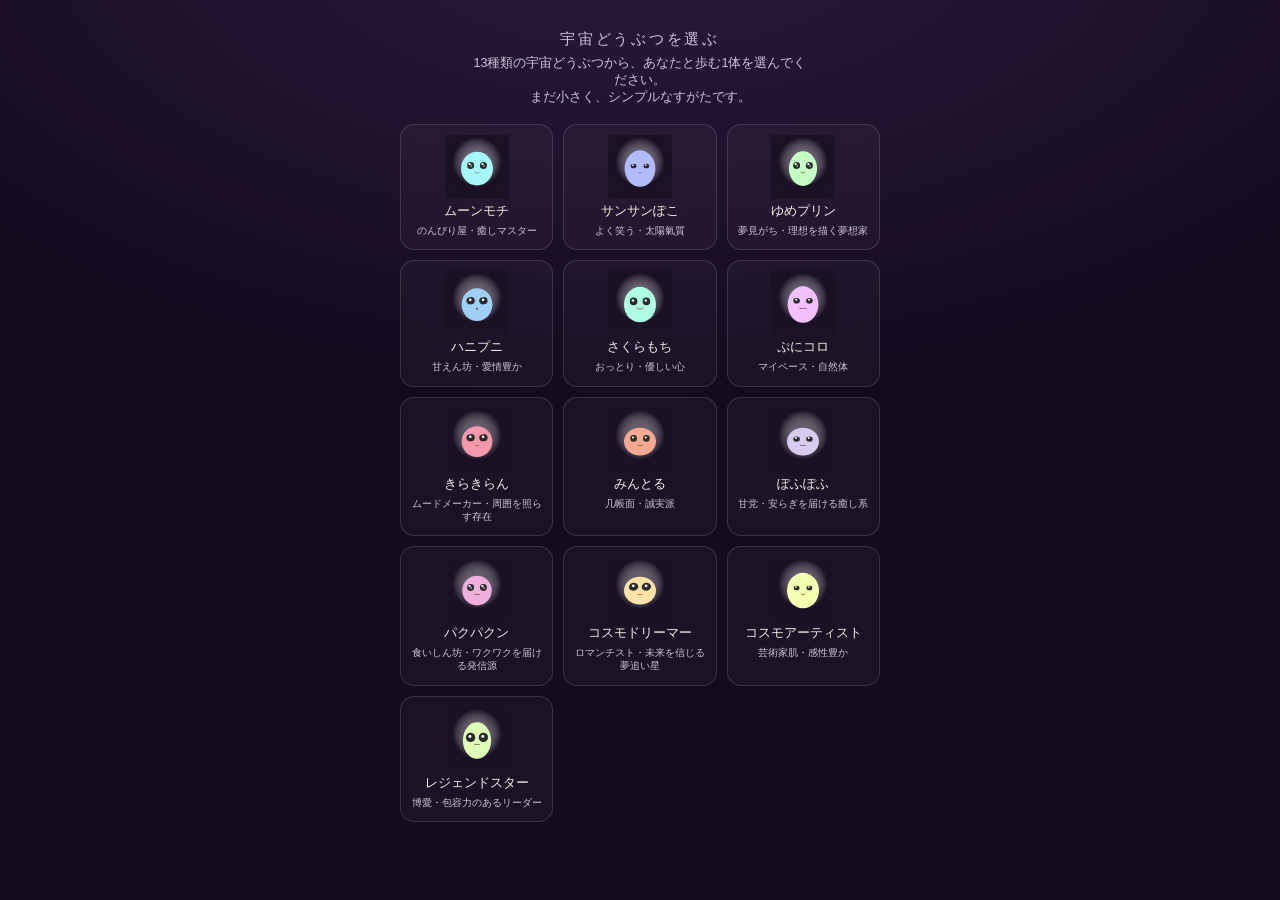
<file: index.html>
<!DOCTYPE html>
<html lang="ja">
<head>
<meta charset="UTF-8">
<meta name="viewport" content="width=device-width, initial-scale=1, viewport-fit=cover, maximum-scale=1">
<title>愛を育てるもの</title>
<link rel="stylesheet" href="style.css?v=16">
</head>
<body>
<div class="app">

  <!-- 宇宙どうぶつ選択画面 -->
  <div id="selectScreen">
    <p class="title" style="text-align:center">宇宙どうぶつを選ぶ</p>
    <p class="stage-desc" style="text-align:center;max-width:340px;margin:6px auto 18px">
      13種類の宇宙どうぶつから、あなたと歩む1体を選んでください。<br>
      まだ小さく、シンプルなすがたです。
    </p>
    <div class="species-grid" id="speciesGrid"></div>
  </div>

  <!-- ゲーム本編 -->
  <div id="gameScreen" style="display:none">
    <div class="header">
      <img class="brand-badge" src="fqt-badge.png" alt="FQT Quantum Tunergy Certified">
      <p class="title">愛 を 育 て る も の</p>
      <h2 class="fqt-brand">FQT LOVE GARDEN</h2>

      <div class="music-panel">
        <button class="bgm-btn" id="musicPlayBtn" type="button">🎵　癒しのBGMを再生</button>
        <select class="bgm-preset-select" id="musicSelect"></select>
        <select class="bgm-preset-select" id="musicSleepSelect">
          <option value="0">⏱ スリープタイマー：なし</option>
          <option value="10">⏱ 10分で停止</option>
          <option value="20">⏱ 20分で停止</option>
          <option value="30">⏱ 30分で停止</option>
          <option value="60">⏱ 60分で停止</option>
        </select>
        <label class="power-toggle sfx-toggle">
          <input type="checkbox" id="sfxToggle" checked>
          🔔 効果音を鳴らす（ファンファーレ・出会いの音）
        </label>
      </div>

      <div class="creature-wrap" id="creatureMount"></div>
      <p class="creature-name" id="creatureName"></p>
      <h1 class="stage-name" id="stageName">芽生えの光</h1>
      <p class="stage-desc" id="stageDesc">まだ小さく、ゆらいでいる愛の光。</p>
      <p class="love-total">愛のパワー <b id="loveTotal">0</b></p>
      <label class="power-toggle">
        <input type="checkbox" id="showPowerToggle">
        愛のパワー指標を表示する
      </label>
      <label class="power-toggle">
        <input type="checkbox" id="readAloudToggle">
        設問を読み上げる
      </label>
      <div class="read-speed-row" id="readSpeedRow" style="display:none">
        <span>速さ</span>
        <input type="range" id="readSpeedSlider" min="0.5" max="2" step="0.1" value="1">
        <span id="readSpeedLabel">1.0x</span>
      </div>
    </div>

    <div class="progress-wrap">
      <p class="progress-caption">ここまでの歩み</p>
      <div class="progress-track"><div class="progress-fill" id="progressFill" style="width:0%"></div></div>
      <p class="progress-label" id="progressLabel">0 / 0 問</p>
    </div>

    <div class="card" id="questionCard">
      <p class="eyebrow" id="questionCategory">思いやり</p>
      <p class="question-text" id="questionText">読み込み中…</p>
      <button class="replay-btn" id="replayBtn">🔊 もう一度読み上げる</button>
      <div class="choices" id="choices"></div>
      <button class="back-btn" id="backBtn" style="display:none">← 戻って選び直す</button>
    </div>

    <details class="ego-details">
      <summary>地球人ぽい指標（愛が育つと小さくなる）</summary>
      <div id="egoPanel"></div>
    </details>

    <footer class="foot">
      不思議な、愛を育てる小さな物語。<br>
      <button class="save-btn" id="saveBtn">💾 保存して一旦やめる</button>
      <button class="reset-btn" id="resetBtn">🔄 最初からやり直す</button>
    </footer>
  </div>
</div>

<!-- 選択後フィードバック -->
<div class="feedback-overlay" id="feedbackOverlay">
  <div class="feedback-card" id="feedbackCard"></div>
</div>

<script src="creature.js?v=16"></script>
<script src="music.js?v=16"></script>
<script src="app.js?v=16"></script>
</body>
</html>
</file>
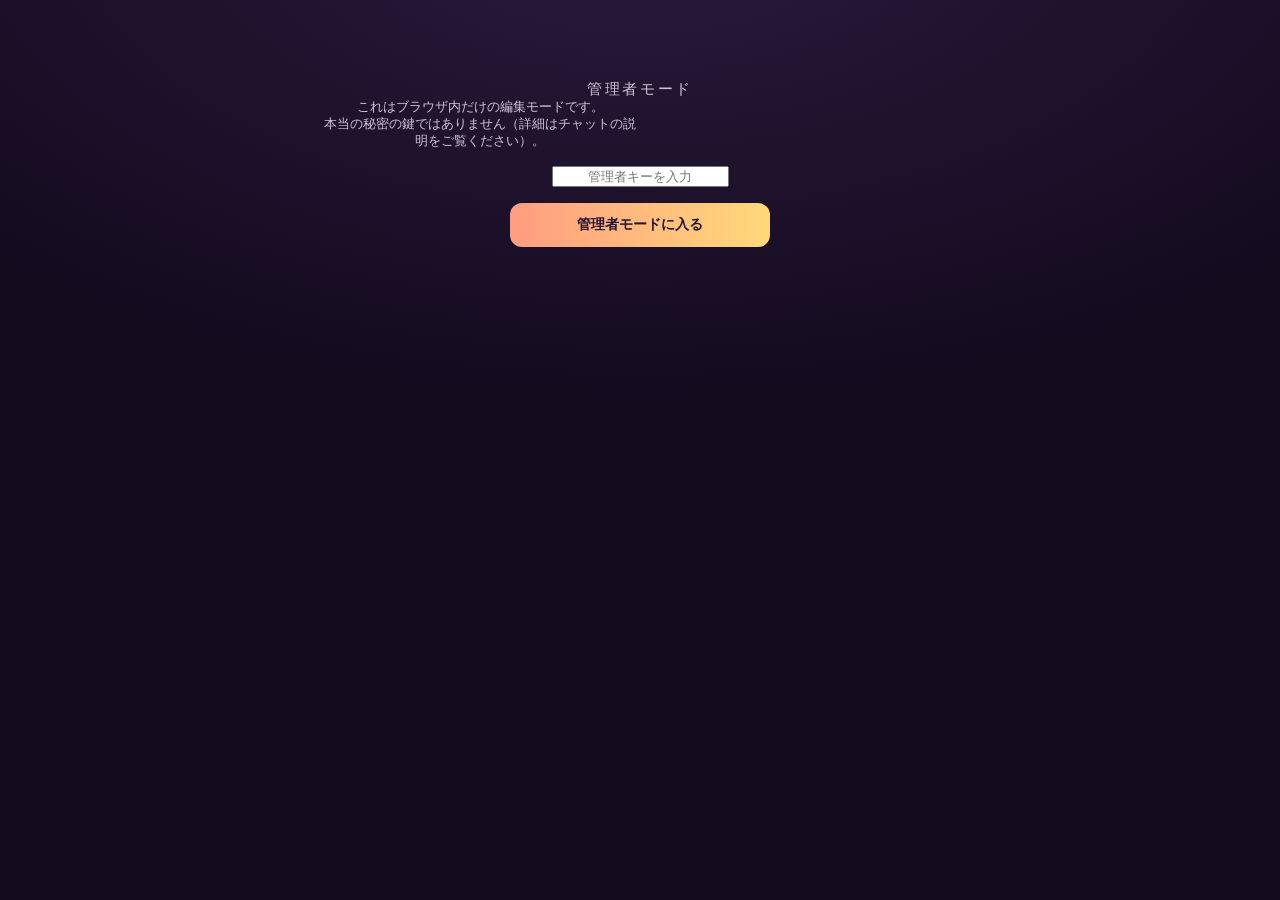
<file: admin.html>
<!DOCTYPE html>
<html lang="ja">
<head>
<meta charset="UTF-8">
<meta name="viewport" content="width=device-width, initial-scale=1">
<title>愛を育てるもの — 管理者モード</title>
<link rel="stylesheet" href="style.css">
<style>
  .app { max-width: 640px; }
  .admin-card { background: rgba(255,255,255,0.03); border:1px solid var(--line); border-radius:14px; padding:16px; margin-bottom:14px; }
  .admin-card label { display:block; font-size:12px; color:var(--ink-dim); margin:10px 0 4px; }
  .admin-card input, .admin-card textarea, .admin-card select {
    width:100%; padding:9px 10px; border-radius:8px; border:1px solid var(--line);
    background:rgba(0,0,0,0.25); color:var(--ink); font-family:var(--sans); font-size:13.5px;
  }
  textarea { min-height: 60px; resize: vertical; }
  .row { display:flex; gap:8px; }
  .row > * { flex:1; }
  .choice-block { border-top:1px dashed var(--line); padding-top:10px; margin-top:10px; }
  .q-item { display:flex; justify-content:space-between; align-items:center; padding:8px 4px; border-bottom:1px solid var(--line); font-size:13px; }
  .q-item button { background:none; border:1px solid var(--line); color:var(--ink-dim); border-radius:8px; padding:4px 10px; font-size:12px; cursor:pointer; }
  .btnrow { display:flex; gap:10px; margin-top:14px; }
  .ghost-btn { flex:1; padding:11px; border-radius:10px; border:1px solid var(--line); background:transparent; color:var(--ink); cursor:pointer; }
  #gate { text-align:center; padding-top:60px; }
</style>
</head>
<body>
<div class="app">

  <div id="gate">
    <p class="title">管理者モード</p>
    <p class="stage-desc">
      これはブラウザ内だけの編集モードです。<br>
      本当の秘密の鍵ではありません（詳細はチャットの説明をご覧ください）。
    </p>
    <input id="keyInput" placeholder="管理者キーを入力" style="max-width:260px;margin:16px auto;display:block;text-align:center;">
    <button class="primary-btn" style="max-width:260px;margin:0 auto;" id="enterBtn">管理者モードに入る</button>
  </div>

  <div id="panel" style="display:none">
    <h1 class="stage-name" style="text-align:center">設問管理</h1>
    <p class="stage-desc" style="text-align:center" id="countLabel"></p>

    <div class="admin-card">
      <p class="eyebrow">設問一覧</p>
      <div id="list"></div>
    </div>

    <div class="admin-card">
      <p class="eyebrow">JSON検証</p>
      <p class="stage-desc" style="text-align:left">
        5択になっているか・ID重複・必須項目・love数値などを一括チェックします。
      </p>
      <button class="ghost-btn" id="validateBtn" style="width:100%">🔍 現在のデータを検証する</button>
      <div id="validateResult" style="margin-top:10px;font-size:12.5px;line-height:1.8"></div>
    </div>

    <div class="admin-card">
      <p class="eyebrow" id="formTitle">新しい設問を追加</p>
      <label>ID（未入力なら自動採番）</label>
      <input id="fId" type="number">
      <div class="row">
        <div>
          <label>テーマ番号</label>
          <input id="fLevel" type="number" value="1">
        </div>
        <div>
          <label>カテゴリー</label>
          <input id="fCategory" placeholder="例: 思いやり">
        </div>
      </div>
      <label>問題文</label>
      <textarea id="fQuestion"></textarea>

      <div id="choicesWrap"></div>
      <button class="ghost-btn" id="addChoiceBtn" type="button" style="margin-top:8px;">＋ 選択肢を追加</button>

      <div class="btnrow">
        <button class="primary-btn" id="saveBtn" style="flex:1">この設問を保存</button>
        <button class="ghost-btn" id="clearBtn" type="button">クリア</button>
      </div>
    </div>

    <div class="admin-card">
      <p class="eyebrow">JSON 書き出し</p>
      <p class="stage-desc" style="text-align:left">
        元の questions.json ＋ ここで追加・編集した内容をまとめて書き出します。
        書き出したファイルで questions.json を置き換える（またはファイル名を変えて
        CONFIG.questionFiles に追加する）と、ゲームに反映されます。
      </p>
      <button class="ghost-btn" id="exportBtn" style="width:100%">questions.json を書き出す</button>
    </div>
  </div>
</div>

<script src="admin.js"></script>
</body>
</html>
</file>
<file: style.css>
:root {
  --bg-0: #140b1f;
  --bg-1: #1f1330;
  --bg-2: #2a1a3d;
  --ink: #f3ece2;
  --ink-dim: #cfc3d9;
  --glow-1: #ff9d81;
  --glow-2: #ffd97a;
  --line: rgba(243, 236, 226, 0.14);
  --serif: "Hiragino Mincho ProN", "YuMincho", "游明朝", serif;
  --sans: "Hiragino Kaku Gothic ProN", "Yu Gothic", "游ゴシック", sans-serif;
  --safe-bottom: env(safe-area-inset-bottom, 0px);
}

* { box-sizing: border-box; }

html, body {
  margin: 0;
  padding: 0;
  background: radial-gradient(120% 90% at 50% -10%, var(--bg-2), var(--bg-0) 60%);
  color: var(--ink);
  font-family: var(--sans);
  -webkit-tap-highlight-color: transparent;
  overscroll-behavior-y: none;
}

body {
  min-height: 100vh;
  min-height: 100dvh;
  display: flex;
  flex-direction: column;
  align-items: center;
  padding: max(20px, env(safe-area-inset-top)) 16px calc(24px + var(--safe-bottom));
}

.app {
  width: 100%;
  max-width: 480px;
  display: flex;
  flex-direction: column;
  gap: 20px;
}

/* ---------- header / orb ---------- */
.header {
  display: flex;
  flex-direction: column;
  align-items: center;
  gap: 10px;
  text-align: center;
}

.title {
  font-family: var(--serif);
  font-size: 15px;
  letter-spacing: 0.18em;
  color: var(--ink-dim);
  margin: 0;
}

.orb-wrap {
  position: relative;
  width: 168px;
  height: 168px;
  display: flex;
  align-items: center;
  justify-content: center;
}

.orb-ring {
  position: absolute;
  inset: 0;
  border-radius: 50%;
  border: 1px solid var(--line);
}

.orb-ring.r2 { inset: 14px; opacity: 0.7; }
.orb-ring.r3 { inset: 28px; opacity: 0.4; }

.orb-core {
  width: 78px;
  height: 78px;
  border-radius: 50%;
  background: radial-gradient(circle at 35% 30%, #fff6e9, var(--glow-2) 35%, var(--glow-1) 70%, transparent 78%);
  box-shadow: 0 0 30px 6px rgba(255, 157, 129, 0.45), 0 0 70px 18px rgba(255, 217, 122, 0.18);
  animation: breathe 4.2s ease-in-out infinite;
  transition: width 0.6s ease, height 0.6s ease;
}

@keyframes breathe {
  0%, 100% { transform: scale(1); filter: brightness(1); }
  50% { transform: scale(1.06); filter: brightness(1.12); }
}

.stage-name {
  font-family: var(--serif);
  font-size: 22px;
  margin: 2px 0 0;
}

.stage-desc {
  font-size: 12.5px;
  color: var(--ink-dim);
  margin: 0;
  max-width: 320px;
}

.love-total {
  font-size: 12px;
  letter-spacing: 0.06em;
  color: var(--ink-dim);
}

.love-total b { color: var(--glow-2); font-weight: 600; }

/* ---------- progress ---------- */
.progress-wrap {
  margin-top: 22px;
  padding-top: 18px;
  border-top: 1px solid var(--line);
}
.progress-caption {
  font-size: 10.5px;
  letter-spacing: 0.08em;
  color: rgba(207, 195, 217, 0.55);
  margin: 0 0 6px;
}
.progress-track {
  width: 100%;
  height: 5px;
  background: var(--line);
  border-radius: 3px;
  overflow: hidden;
}
.progress-fill {
  height: 100%;
  background: linear-gradient(90deg, var(--glow-1), var(--glow-2));
  transition: width 0.5s ease;
}
.progress-label {
  font-size: 11px;
  color: var(--ink-dim);
  text-align: right;
}

/* ---------- question card ---------- */
.card {
  background: linear-gradient(180deg, rgba(255,255,255,0.05), rgba(255,255,255,0.02));
  border: 1px solid var(--line);
  border-radius: 18px;
  padding: 22px 18px;
  backdrop-filter: blur(6px);
}

.eyebrow {
  font-size: 11px;
  letter-spacing: 0.14em;
  color: var(--glow-1);
  margin-bottom: 10px;
}

.question-text {
  font-family: var(--serif);
  font-size: 18px;
  line-height: 1.75;
  margin: 0 0 20px;
}

.choices {
  display: flex;
  flex-direction: column;
  gap: 10px;
}

.choice-btn {
  text-align: left;
  padding: 14px 16px;
  border-radius: 12px;
  border: 1px solid var(--line);
  background: rgba(255,255,255,0.03);
  color: var(--ink);
  font-family: var(--sans);
  font-size: 14.5px;
  line-height: 1.5;
  cursor: pointer;
  transition: border-color 0.2s, background 0.2s, transform 0.15s;
}
.choice-btn:active { transform: scale(0.98); }
.choice-btn:hover { border-color: var(--glow-1); background: rgba(255,157,129,0.08); }
.choice-btn .letter {
  display: inline-block;
  width: 20px;
  color: var(--glow-2);
  font-family: var(--serif);
}

/* ---------- feedback overlay ---------- */
.feedback-overlay {
  position: fixed;
  inset: 0;
  background: rgba(10, 6, 16, 0.82);
  display: flex;
  align-items: center;
  justify-content: center;
  padding: 20px;
  opacity: 0;
  pointer-events: none;
  transition: opacity 0.25s ease;
  z-index: 10;
}
.feedback-overlay.show { opacity: 1; pointer-events: auto; }

.feedback-card {
  width: 100%;
  max-width: 380px;
  background: linear-gradient(180deg, var(--bg-2), var(--bg-1));
  border: 1px solid var(--line);
  border-radius: 18px;
  padding: 26px 22px;
  text-align: center;
  transform: translateY(8px);
  transition: transform 0.25s ease;
}
.feedback-overlay.show .feedback-card { transform: translateY(0); }

.feedback-delta {
  font-family: var(--serif);
  font-size: 26px;
  color: var(--glow-2);
  margin: 0 0 4px;
}

.feedback-comment {
  font-size: 14px;
  color: var(--ink-dim);
  margin: 10px 0 20px;
  line-height: 1.7;
}

.feedback-btn, .primary-btn {
  width: 100%;
  padding: 13px;
  border-radius: 12px;
  border: none;
  background: linear-gradient(90deg, var(--glow-1), var(--glow-2));
  color: #241533;
  font-weight: 700;
  font-size: 14px;
  cursor: pointer;
}

/* evolution moment */
.evolution-banner {
  font-family: var(--serif);
  font-size: 13px;
  color: var(--glow-2);
  letter-spacing: 0.1em;
  margin-bottom: 6px;
  opacity: 0;
  animation: fadein 0.6s ease forwards 0.2s;
}
@keyframes fadein { to { opacity: 1; } }

/* mentor */
.mentor-name {
  font-family: var(--serif);
  font-size: 20px;
  margin: 6px 0 2px;
}
.mentor-compare {
  display: flex;
  justify-content: space-between;
  font-size: 12px;
  color: var(--ink-dim);
  margin: 16px 0 6px;
}
.mentor-compare b { color: var(--ink); font-size: 15px; display: block; }

/* end state */
.end-note {
  font-size: 12.5px;
  color: var(--ink-dim);
  line-height: 1.8;
  text-align: center;
}

footer.foot {
  font-size: 10.5px;
  color: rgba(207, 195, 217, 0.5);
  text-align: center;
  margin-top: 6px;
}
footer.foot a { color: inherit; }

@media (prefers-reduced-motion: reduce) {
  .orb-core { animation: none; }
  * { transition: none !important; }
}

/* ---------- 宇宙どうぶつ選択画面 ---------- */
#selectScreen { padding-top: 10px; }

.species-grid {
  display: grid;
  grid-template-columns: repeat(3, 1fr);
  gap: 10px;
}

.species-card {
  background: rgba(255,255,255,0.03);
  border: 1px solid var(--line);
  border-radius: 14px;
  padding: 10px 6px 12px;
  display: flex;
  flex-direction: column;
  align-items: center;
  gap: 4px;
  cursor: pointer;
  color: var(--ink);
  transition: border-color 0.2s, transform 0.15s;
}
.species-card:active { transform: scale(0.97); }
.species-card:hover { border-color: var(--glow-1); }

.species-preview { width: 64px; height: 64px; }
.species-preview svg { width: 100%; height: 100%; }

.species-name { font-family: var(--serif); font-size: 12.5px; }
.species-note { font-size: 9.5px; color: var(--ink-dim); text-align: center; line-height: 1.4; }

/* ---------- 宇宙どうぶつ（成長後） ---------- */
.creature-wrap {
  width: 176px;
  height: 176px;
}
.creature-wrap svg { width: 100%; height: 100%; }

/* ---------- 地球人ぽい指標パネル ---------- */
.ego-details {
  background: rgba(255,255,255,0.03);
  border: 1px solid var(--line);
  border-radius: 12px;
  padding: 10px 14px;
}
.ego-details summary {
  font-size: 11.5px;
  color: var(--ink-dim);
  cursor: pointer;
}
.ego-row {
  display: flex;
  align-items: center;
  gap: 10px;
  margin-top: 8px;
  font-size: 11px;
  color: var(--ink-dim);
}
.ego-label { width: 82px; flex-shrink: 0; }
.ego-bar {
  flex: 1;
  height: 7px;
  background: rgba(255,255,255,0.08);
  border-radius: 4px;
  overflow: hidden;
  box-shadow: inset 0 0 0 1px rgba(255,255,255,0.05);
}
.ego-bar span {
  display: block;
  height: 100%;
  background: linear-gradient(90deg, #ff3d5a, #ff8a3d 60%, #ffce3d);
  box-shadow: 0 0 6px rgba(255, 100, 60, 0.55);
  transition: width 0.6s ease;
}

.creature-name {
  font-size: 11px;
  color: var(--ink-dim);
  margin: 2px 0 0;
  letter-spacing: 0.04em;
}

.mentor-asks {
  font-family: var(--serif);
  font-size: 13px;
  color: var(--glow-2);
  text-align: center;
  margin: 4px 0 18px;
}

.mentor-intro {
  font-size: 12.5px;
  line-height: 1.9;
  color: var(--ink-dim);
  text-align: left;
  margin-bottom: 16px;
  padding-bottom: 14px;
  border-bottom: 1px dashed var(--line);
}

.back-btn {
  display: block;
  width: 100%;
  margin-top: 14px;
  padding: 10px;
  border-radius: 10px;
  border: 1px solid var(--line);
  background: transparent;
  color: var(--ink-dim);
  font-family: var(--sans);
  font-size: 12.5px;
  cursor: pointer;
}
.back-btn:active { opacity: 0.7; }

.reset-btn {
  margin-top: 8px;
  padding: 6px 14px;
  border-radius: 20px;
  border: 1px solid var(--line);
  background: transparent;
  color: rgba(207, 195, 217, 0.65);
  font-family: var(--sans);
  font-size: 10.5px;
  cursor: pointer;
}
.reset-btn:active { opacity: 0.7; }

.evolution-total {
  font-family: var(--sans);
  font-size: 12px;
  color: var(--ink-dim);
}

.power-toggle {
  display: flex;
  align-items: center;
  gap: 6px;
  font-size: 11px;
  color: var(--ink-dim);
  margin-top: 2px;
  cursor: pointer;
}
.power-toggle input { accent-color: var(--glow-1); width: 14px; height: 14px; }

.save-btn {
  margin-top: 8px;
  margin-right: 8px;
  padding: 6px 14px;
  border-radius: 20px;
  border: 1px solid var(--glow-1);
  background: rgba(255, 157, 129, 0.1);
  color: var(--glow-2);
  font-family: var(--sans);
  font-size: 10.5px;
  cursor: pointer;
}
.save-btn:active { opacity: 0.7; }

.music-panel {
  display: flex;
  flex-direction: column;
  align-items: center;
  gap: 8px;
  margin: 10px 0 16px;
}

/* FQT LIFE COUNTERと同じ見た目のBGMボタン（配色はこのアプリのテーマに合わせている） */
.bgm-btn {
  display: inline-flex;
  align-items: center;
  gap: 6px;
  font-family: var(--sans);
  font-size: 13px;
  font-weight: 700;
  color: var(--glow-2);
  background: rgba(255, 157, 129, 0.12);
  border: 1.5px solid rgba(255, 157, 129, 0.4);
  border-radius: 999px;
  padding: 9px 18px;
  cursor: pointer;
  transition: background .2s ease, box-shadow .2s ease, transform .1s ease;
}
.bgm-btn:active { transform: scale(0.96); }
.bgm-btn.active {
  background: rgba(158, 230, 176, 0.12);
  color: #9ee6b0;
  border-color: rgba(158, 230, 176, 0.5);
  animation: bgm-pulse 2.8s ease-in-out infinite;
}
@keyframes bgm-pulse {
  0%, 100% { box-shadow: 0 0 0 0 rgba(158, 230, 176, 0.3); }
  50%      { box-shadow: 0 0 0 8px rgba(158, 230, 176, 0); }
}
.bgm-preset-select {
  display: block;
  width: 100%;
  font-family: var(--sans);
  font-size: 12px;
  font-weight: 600;
  color: var(--ink);
  background: rgba(0,0,0,0.25);
  border: 1.5px solid var(--line);
  border-radius: 999px;
  padding: 7px 14px;
  cursor: pointer;
  text-align: center;
  text-align-last: center;
}

.mentor-portrait {
  width: 100px;
  height: 100px;
  margin: 4px auto 12px;
}
.mentor-portrait svg { width: 100%; height: 100%; }

.read-speed-row {
  display: flex;
  align-items: center;
  gap: 8px;
  font-size: 11px;
  color: var(--ink-dim);
  margin-top: 2px;
}
.read-speed-row input[type="range"] {
  flex: 1;
  max-width: 140px;
  accent-color: #8a7ba6;
}

.replay-btn {
  display: block;
  margin: 6px 0 16px;
  padding: 7px 14px;
  border-radius: 20px;
  border: 1px solid var(--line);
  background: rgba(255,255,255,0.04);
  color: var(--ink-dim);
  font-family: var(--sans);
  font-size: 11.5px;
  cursor: pointer;
}
.replay-btn:active { opacity: 0.7; }

/* FQT LIFE COUNTERのタイトルと同じフォント・太さ・グロー */
.fqt-brand {
  font-family: "Noto Sans JP", "Hiragino Sans", "Yu Gothic", sans-serif;
  font-weight: 900;
  font-size: 20px;
  letter-spacing: 0.02em;
  color: #ffffff;
  text-shadow: 0 2px 14px rgba(58, 166, 255, 0.45);
  margin: 4px 0 2px;
}

/* FQT LIFE COUNTERのbrand-badgeと同じサイズ・形状 */
.brand-badge {
  display: block;
  width: 92px;
  height: 92px;
  border-radius: 50%;
  margin: 0 auto 14px;
  box-shadow: 0 6px 16px rgba(0,0,0,0.25);
}

.intro-popup-text {
  font-family: var(--serif);
  font-size: 19px;
  line-height: 2;
  text-align: center;
  color: var(--ink);
  margin: 10px 0 26px;
}

/* 進化ポップアップ — 大きく、派手に */
.evolution-popup {
  text-align: center;
  animation: evo-pop-in 0.4s ease-out;
}
@keyframes evo-pop-in {
  0% { transform: scale(0.7); opacity: 0; }
  60% { transform: scale(1.08); opacity: 1; }
  100% { transform: scale(1); }
}
.evolution-star {
  font-size: 20px;
  color: var(--glow-2);
  margin: 0 0 4px;
  letter-spacing: 0.1em;
  animation: evo-twinkle 1.4s ease-in-out infinite;
}
@keyframes evo-twinkle {
  0%, 100% { opacity: 0.5; }
  50% { opacity: 1; }
}
.evolution-headline {
  font-family: var(--serif);
  font-size: 15px;
  letter-spacing: 0.3em;
  color: var(--ink-dim);
  margin: 4px 0;
}
.evolution-stage-name {
  font-family: var(--serif);
  font-size: 34px;
  font-weight: 700;
  margin: 6px 0 14px;
  background: linear-gradient(90deg, var(--glow-1), var(--glow-2));
  -webkit-background-clip: text;
  background-clip: text;
  color: transparent;
  text-shadow: 0 0 24px rgba(255, 157, 129, 0.5);
}
.evolution-total-big {
  font-size: 16px;
  color: var(--ink);
  margin: 0 0 16px;
}
.evolution-total-big b {
  font-size: 26px;
  color: var(--glow-2);
}

.evolution-threshold {
  font-size: 13px;
  color: var(--glow-1);
  margin: 0 0 10px;
}

.sfx-toggle {
  margin-top: 6px;
  font-size: 11px;
}
</file>
